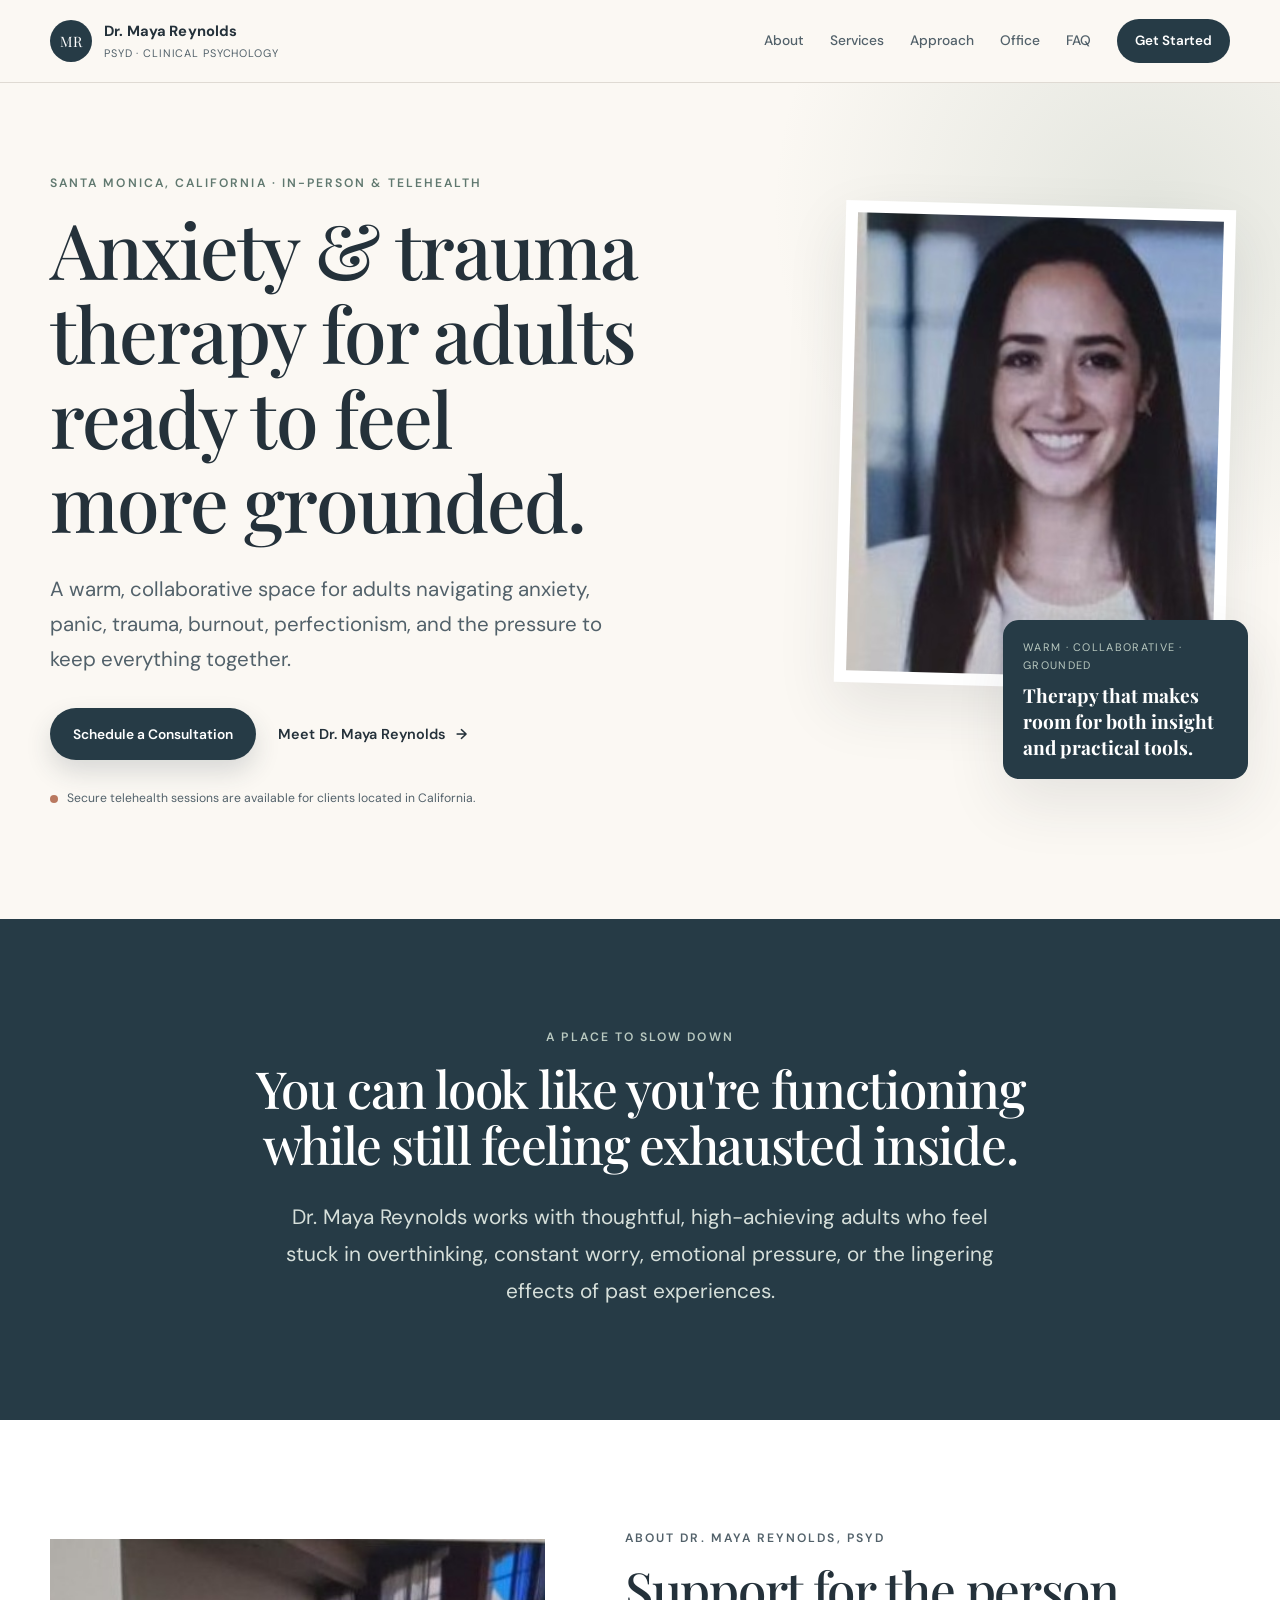
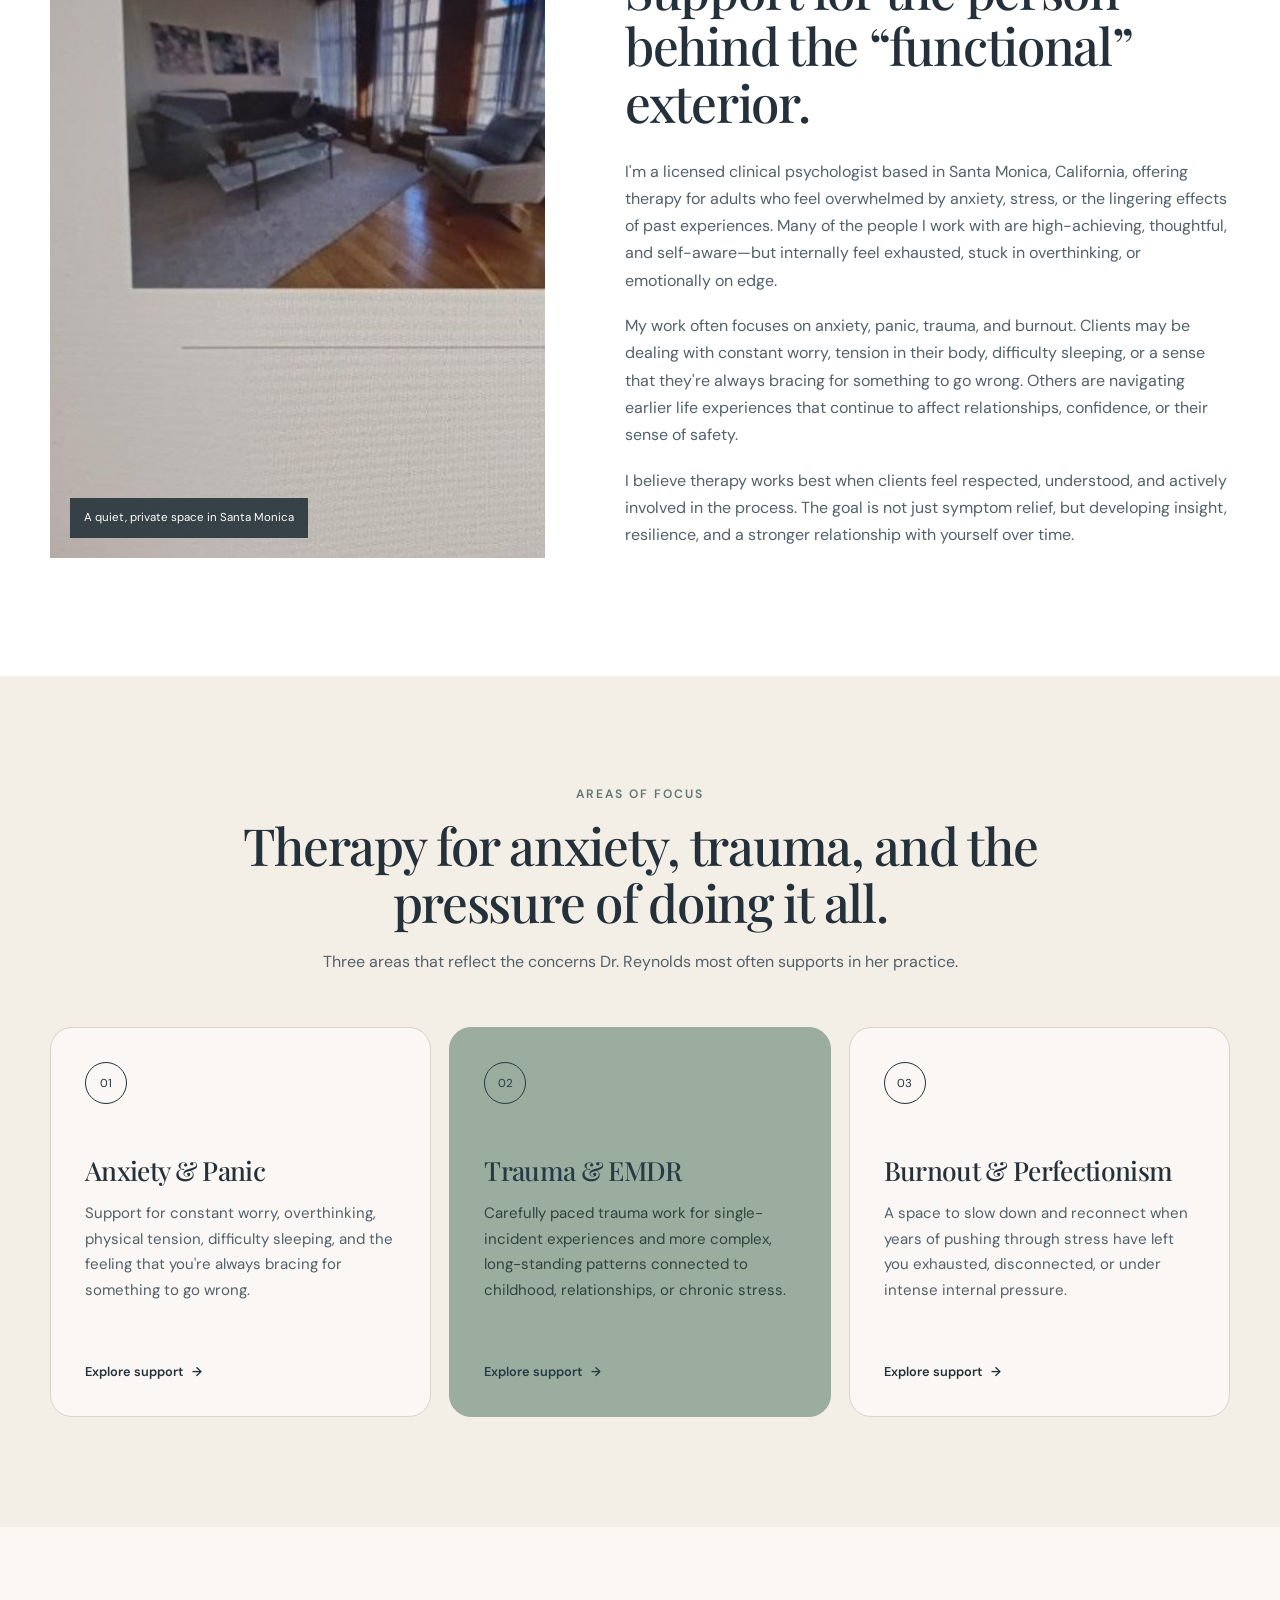
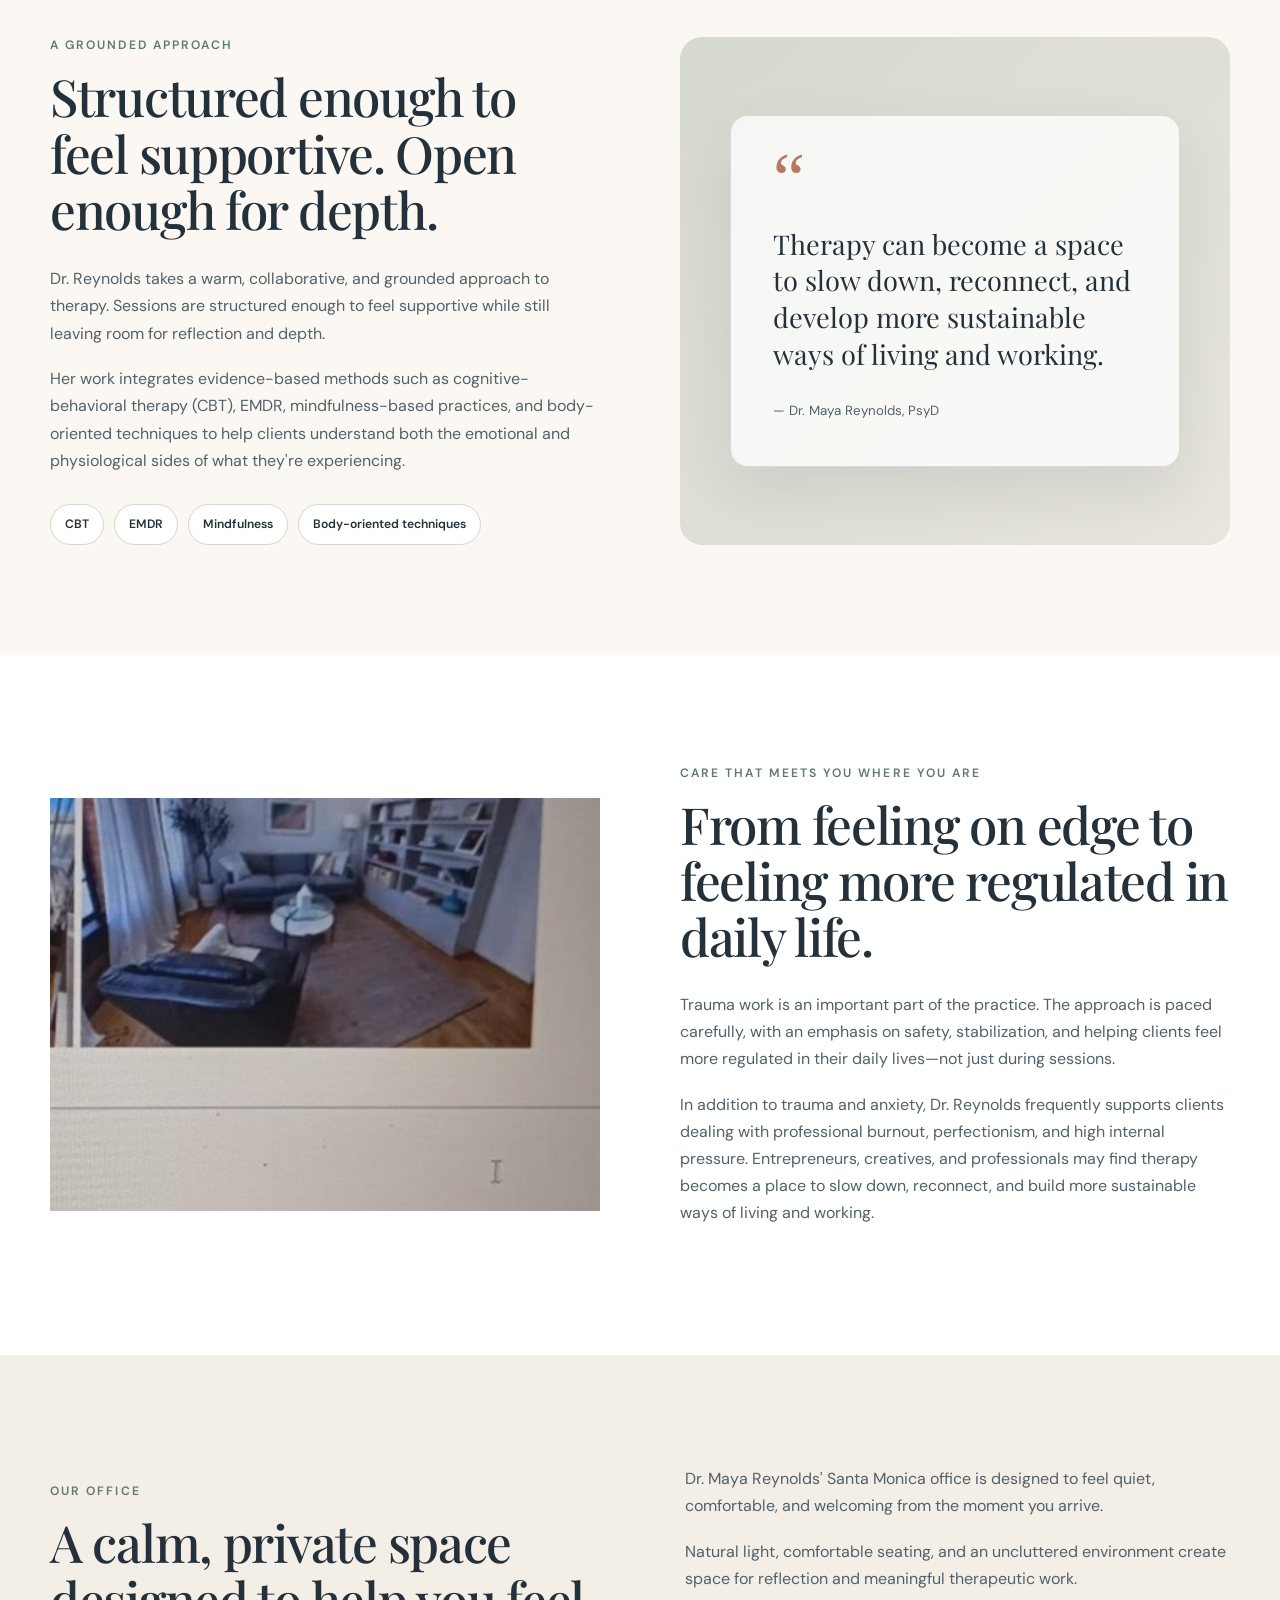
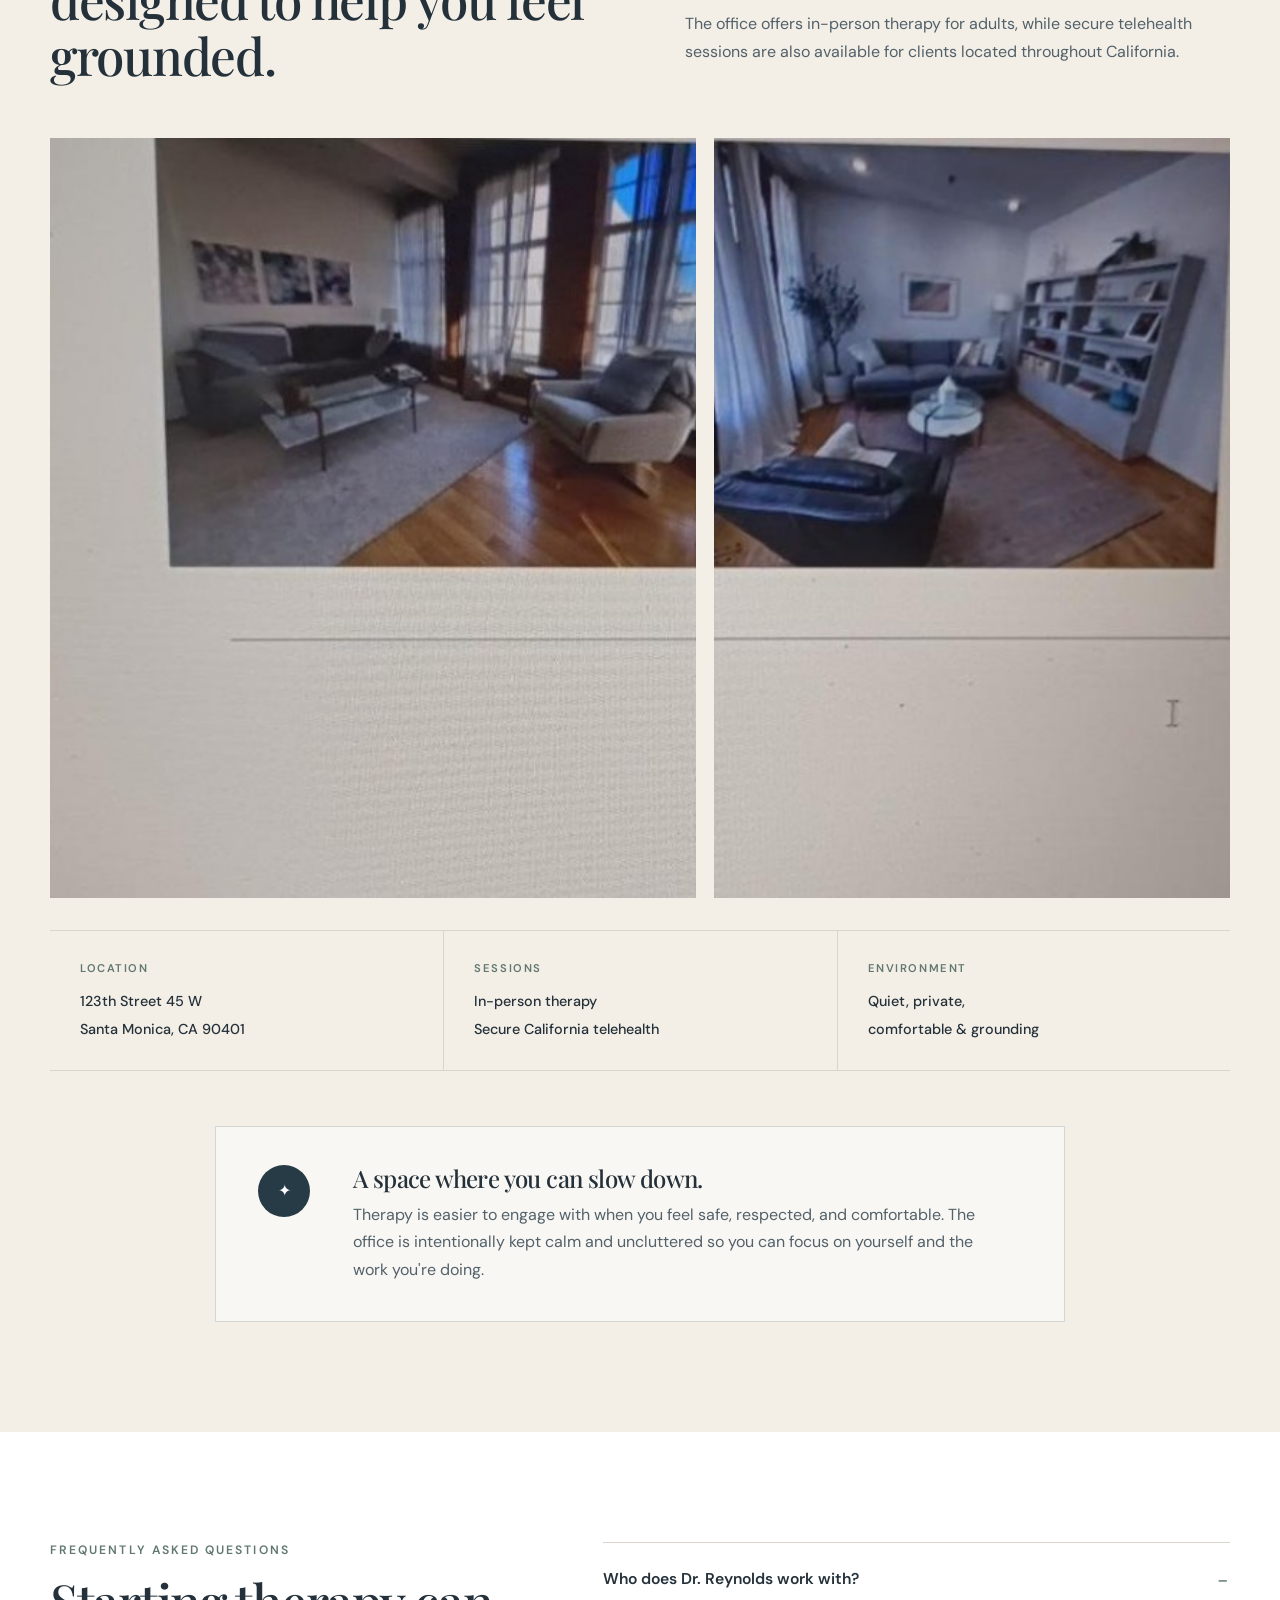
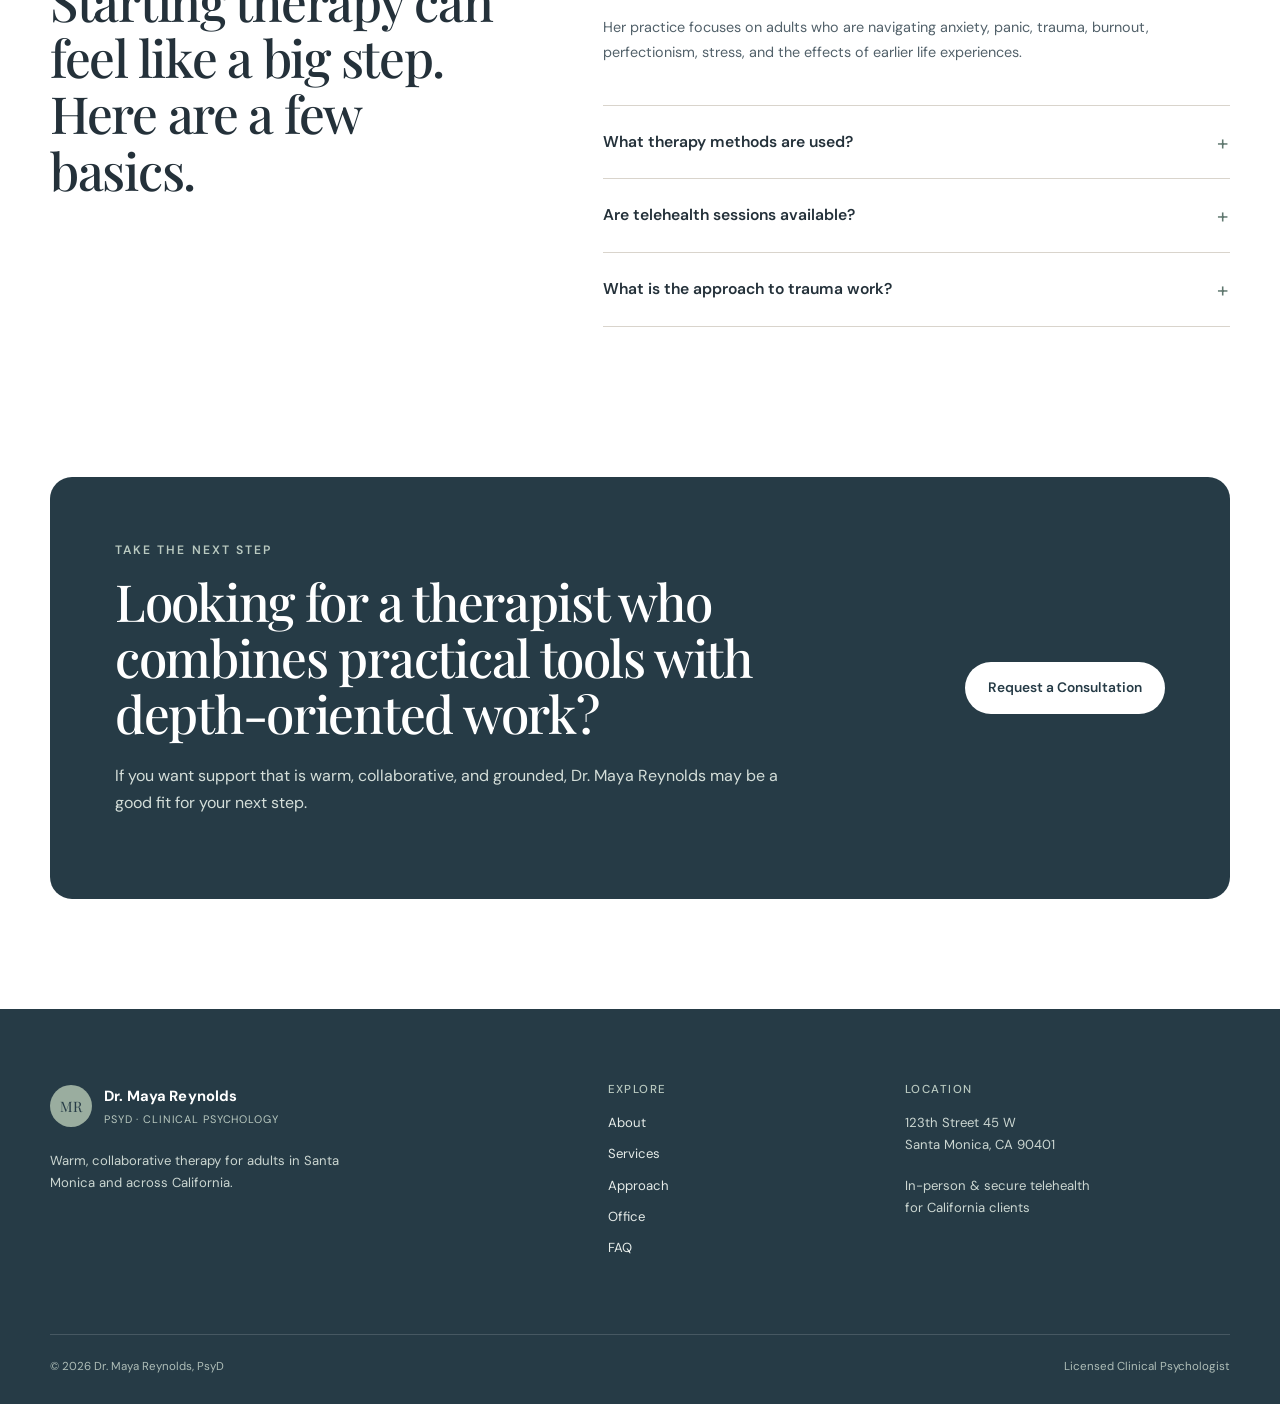
<file: part 2&3/index.html>
<!DOCTYPE html>
<html lang="en">

<head>
  <meta charset="UTF-8">
  <meta name="viewport" content="width=device-width, initial-scale=1.0">
  <meta name="description"
    content="Dr. Maya Reynolds, PsyD offers warm, collaborative therapy for adults in Santa Monica, California, with a focus on anxiety, trauma, EMDR, burnout, and perfectionism. In-person and secure telehealth available across California.">
  <meta name="keywords"
    content="Santa Monica therapist, anxiety therapy Santa Monica, trauma therapy Santa Monica, EMDR therapist, burnout therapy, perfectionism therapy, California telehealth">
  <title>Dr. Maya Reynolds, PsyD | Anxiety & Trauma Therapy in Santa Monica</title>
  <link rel="stylesheet" href="style.css">
</head>

<body>

  <header class="site-header" id="top">
    <div class="container nav-wrap">
      <a class="brand" href="#top" aria-label="Dr. Maya Reynolds home">
        <span class="brand-mark">MR</span>
        <span>
          <strong>Dr. Maya Reynolds</strong>
          <small>PsyD · Clinical Psychology</small>
        </span>
      </a>

      <button class="menu-toggle" type="button" aria-expanded="false" aria-controls="main-nav">
        <span></span><span></span><span></span>
        <span class="sr-only">Open menu</span>
      </button>

      <nav class="main-nav" id="main-nav">
        <a href="#about">About</a>
        <a href="#services">Services</a>
        <a href="#approach">Approach</a>
        <a href="#office">Office</a>
        <a href="#faq">FAQ</a>
        <a class="nav-cta" href="#contact">Get Started</a>
      </nav>
    </div>
  </header>

  <main>
    <!-- HERO -->
    <section class="hero">
      <div class="container hero-grid">
        <div class="hero-copy">
          <p class="eyebrow">Santa Monica, California · In-person & telehealth</p>
          <h1>Anxiety & trauma therapy for adults ready to feel more grounded.</h1>
          <p class="hero-text">
            A warm, collaborative space for adults navigating anxiety, panic, trauma,
            burnout, perfectionism, and the pressure to keep everything together.
          </p>
          <div class="hero-actions">
            <a class="button button-primary" href="#contact">Schedule a Consultation</a>
            <a class="text-link" href="#about">Meet Dr. Maya Reynolds <span>→</span></a>
          </div>
          <div class="hero-note">
            <span class="note-dot"></span>
            Secure telehealth sessions are available for clients located in California.
          </div>
        </div>

        <div class="hero-photo">
          <div class="photo-frame">
            <img src="assets/maya-reynolds.jpg" alt="Dr. Maya Reynolds, PsyD">
          </div>
          <div class="photo-card">
            <span>Warm · Collaborative · Grounded</span>
            <strong>Therapy that makes room for both insight and practical tools.</strong>
          </div>
        </div>
      </div>
    </section>

    <!-- INTRO -->
    <section class="intro section">
      <div class="container narrow center">
        <p class="eyebrow">A place to slow down</p>
        <h2>You can look like you're functioning while still feeling exhausted inside.</h2>
        <p class="lead">
          Dr. Maya Reynolds works with thoughtful, high-achieving adults who feel stuck
          in overthinking, constant worry, emotional pressure, or the lingering effects
          of past experiences.
        </p>
      </div>
    </section>

    <!-- ABOUT -->
    <section class="about section" id="about">
      <div class="container about-grid">
        <div class="about-image">
          <img src="assets/office-1.jpg" alt="Quiet therapy office with natural light and comfortable seating">
          <div class="image-caption">A quiet, private space in Santa Monica</div>
        </div>

        <div class="about-copy">
          <p class="eyebrow">About Dr. Maya Reynolds, PsyD</p>
          <h2>Support for the person behind the “functional” exterior.</h2>

          <p>
            I'm a licensed clinical psychologist based in Santa Monica, California,
            offering therapy for adults who feel overwhelmed by anxiety, stress, or the
            lingering effects of past experiences. Many of the people I work with are
            high-achieving, thoughtful, and self-aware—but internally feel exhausted,
            stuck in overthinking, or emotionally on edge.
          </p>

          <p>
            My work often focuses on anxiety, panic, trauma, and burnout. Clients may
            be dealing with constant worry, tension in their body, difficulty sleeping,
            or a sense that they're always bracing for something to go wrong. Others
            are navigating earlier life experiences that continue to affect relationships,
            confidence, or their sense of safety.
          </p>

          <p>
            I believe therapy works best when clients feel respected, understood, and
            actively involved in the process. The goal is not just symptom relief, but
            developing insight, resilience, and a stronger relationship with yourself over time.
          </p>
        </div>
      </div>
    </section>

    <!-- SERVICES -->
    <section class="services section" id="services">
      <div class="container">
        <div class="section-heading center">
          <p class="eyebrow">Areas of focus</p>
          <h2>Therapy for anxiety, trauma, and the pressure of doing it all.</h2>
          <p>
            Three areas that reflect the concerns Dr. Reynolds most often supports in her practice.
          </p>
        </div>

        <div class="service-grid">
          <article class="service-card">
            <span class="service-number">01</span>
            <h3>Anxiety & Panic</h3>
            <p>
              Support for constant worry, overthinking, physical tension, difficulty sleeping,
              and the feeling that you're always bracing for something to go wrong.
            </p>
            <a href="#contact">Explore support <span>→</span></a>
          </article>

          <article class="service-card featured">
            <span class="service-number">02</span>
            <h3>Trauma & EMDR</h3>
            <p>
              Carefully paced trauma work for single-incident experiences and more complex,
              long-standing patterns connected to childhood, relationships, or chronic stress.
            </p>
            <a href="#contact">Explore support <span>→</span></a>
          </article>

          <article class="service-card">
            <span class="service-number">03</span>
            <h3>Burnout & Perfectionism</h3>
            <p>
              A space to slow down and reconnect when years of pushing through stress have
              left you exhausted, disconnected, or under intense internal pressure.
            </p>
            <a href="#contact">Explore support <span>→</span></a>
          </article>
        </div>
      </div>
    </section>

    <!-- APPROACH -->
    <section class="approach section" id="approach">
      <div class="container approach-grid">
        <div class="approach-copy">
          <p class="eyebrow">A grounded approach</p>
          <h2>Structured enough to feel supportive. Open enough for depth.</h2>
          <p>
            Dr. Reynolds takes a warm, collaborative, and grounded approach to therapy.
            Sessions are structured enough to feel supportive while still leaving room
            for reflection and depth.
          </p>
          <p>
            Her work integrates evidence-based methods such as cognitive-behavioral therapy
            (CBT), EMDR, mindfulness-based practices, and body-oriented techniques to help
            clients understand both the emotional and physiological sides of what they're experiencing.
          </p>

          <div class="method-list">
            <span>CBT</span>
            <span>EMDR</span>
            <span>Mindfulness</span>
            <span>Body-oriented techniques</span>
          </div>
        </div>

        <div class="approach-visual">
          <div class="quote-card">
            <span class="quote-mark">“</span>
            <p>
              Therapy can become a space to slow down, reconnect, and develop more
              sustainable ways of living and working.
            </p>
            <small>— Dr. Maya Reynolds, PsyD</small>
          </div>
        </div>
      </div>
    </section>

    <!-- TRAUMA / BURNOUT -->
    <section class="feature section">
      <div class="container feature-grid">
        <div class="feature-image">
          <img src="assets/office-2.jpg" alt="Comfortable therapy office with bookshelves and natural light">
        </div>
        <div class="feature-copy">
          <p class="eyebrow">Care that meets you where you are</p>
          <h2>From feeling on edge to feeling more regulated in daily life.</h2>
          <p>
            Trauma work is an important part of the practice. The approach is paced carefully,
            with an emphasis on safety, stabilization, and helping clients feel more regulated
            in their daily lives—not just during sessions.
          </p>
          <p>
            In addition to trauma and anxiety, Dr. Reynolds frequently supports clients dealing
            with professional burnout, perfectionism, and high internal pressure. Entrepreneurs,
            creatives, and professionals may find therapy becomes a place to slow down, reconnect,
            and build more sustainable ways of living and working.
          </p>
        </div>
      </div>
    </section>

    <!-- OFFICE -->
    <!-- PART 3: OUR OFFICE -->
    <section class="our-office section" id="office">

      <div class="container">

        <div class="office-intro">

          <div class="office-heading">
            <p class="eyebrow">Our Office</p>

            <h2>
              A calm, private space designed to help you feel grounded.
            </h2>
          </div>

          <div class="office-description">
            <p>
              Dr. Maya Reynolds' Santa Monica office is designed to feel quiet,
              comfortable, and welcoming from the moment you arrive.
            </p>

            <p>
              Natural light, comfortable seating, and an uncluttered environment
              create space for reflection and meaningful therapeutic work.
            </p>

            <p>
              The office offers in-person therapy for adults, while secure
              telehealth sessions are also available for clients located throughout
              California.
            </p>
          </div>

        </div>


        <!-- OFFICE IMAGES -->
        <div class="office-gallery">

          <div class="office-image office-image-large">
            <img src="assets/office-1.jpg"
              alt="Dr. Maya Reynolds therapy office in Santa Monica with comfortable seating and natural light">
          </div>

          <div class="office-image">
            <img src="assets/office-2.jpg" alt="Private counseling space in Dr. Maya Reynolds' Santa Monica office">
          </div>

        </div>


        <!-- OFFICE DETAILS -->
        <div class="office-details">

          <div class="office-detail">
            <span class="detail-label">Location</span>

            <strong>
              123th Street 45 W<br>
              Santa Monica, CA 90401
            </strong>
          </div>


          <div class="office-detail">
            <span class="detail-label">Sessions</span>

            <strong>
              In-person therapy<br>
              Secure California telehealth
            </strong>
          </div>


          <div class="office-detail">
            <span class="detail-label">Environment</span>

            <strong>
              Quiet, private,<br>
              comfortable & grounding
            </strong>
          </div>

        </div>


        <!-- TRUST MESSAGE -->
        <div class="office-trust">

          <div class="trust-icon">✦</div>

          <div>
            <h3>
              A space where you can slow down.
            </h3>

            <p>
              Therapy is easier to engage with when you feel safe, respected,
              and comfortable. The office is intentionally kept calm and
              uncluttered so you can focus on yourself and the work you're doing.
            </p>
          </div>

        </div>

      </div>

    </section>

    <!-- FAQ -->
    <section class="faq section" id="faq">
      <div class="container faq-grid">
        <div>
          <p class="eyebrow">Frequently asked questions</p>
          <h2>Starting therapy can feel like a big step. Here are a few basics.</h2>
        </div>

        <div class="faq-list">
          <details open>
            <summary>Who does Dr. Reynolds work with?</summary>
            <p>
              Her practice focuses on adults who are navigating anxiety, panic, trauma,
              burnout, perfectionism, stress, and the effects of earlier life experiences.
            </p>
          </details>

          <details>
            <summary>What therapy methods are used?</summary>
            <p>
              Dr. Reynolds integrates cognitive-behavioral therapy (CBT), EMDR,
              mindfulness-based practices, and body-oriented techniques.
            </p>
          </details>

          <details>
            <summary>Are telehealth sessions available?</summary>
            <p>
              Yes. Secure telehealth sessions are available for clients located in California.
              In-person therapy is offered from the Santa Monica office.
            </p>
          </details>

          <details>
            <summary>What is the approach to trauma work?</summary>
            <p>
              Trauma work is paced carefully, with an emphasis on safety, stabilization,
              and helping clients feel more regulated in everyday life.
            </p>
          </details>
        </div>
      </div>
    </section>

    <!-- CTA -->
    <section class="contact section" id="contact">
      <div class="container contact-card">
        <div>
          <p class="eyebrow">Take the next step</p>
          <h2>Looking for a therapist who combines practical tools with depth-oriented work?</h2>
          <p>
            If you want support that is warm, collaborative, and grounded, Dr. Maya Reynolds
            may be a good fit for your next step.
          </p>
        </div>
        <a class="button button-light" href="mailto:maya@example.com">Request a Consultation</a>
      </div>
    </section>
  </main>

  <footer class="site-footer">
    <div class="container footer-grid">
      <div>
        <a class="brand footer-brand" href="#top">
          <span class="brand-mark">MR</span>
          <span>
            <strong>Dr. Maya Reynolds</strong>
            <small>PsyD · Clinical Psychology</small>
          </span>
        </a>
        <p class="footer-note">
          Warm, collaborative therapy for adults in Santa Monica and across California.
        </p>
      </div>

      <div>
        <h3>Explore</h3>
        <a href="#about">About</a>
        <a href="#services">Services</a>
        <a href="#approach">Approach</a>
        <a href="#office">Office</a>
        <a href="#faq">FAQ</a>
      </div>

      <div>
        <h3>Location</h3>
        <p>123th Street 45 W<br>Santa Monica, CA 90401</p>
        <p>In-person & secure telehealth<br>for California clients</p>
      </div>
    </div>

    <div class="container footer-bottom">
      <span>© 2026 Dr. Maya Reynolds, PsyD</span>
      <span>Licensed Clinical Psychologist</span>
    </div>
  </footer>

  <script src="script.js"></script>
</body>

</html>
</file>
<file: part 2&3/style.css>
@import url('https://fonts.googleapis.com/css2?family=DM+Sans:wght@400;500;600&family=Playfair+Display:wght@500;600&display=swap');

:root {
  --ink: #24313a;
  --ink-soft: #52616a;
  --navy: #263b46;
  --sage: #9aad9f;
  --sage-dark: #60786f;
  --sand: #f3eee6;
  --cream: #fbf8f3;
  --white: #ffffff;
  --terracotta: #b9785f;
  --line: #d9d4cc;
  --shadow: 0 24px 60px rgba(36, 49, 58, 0.10);
  --radius: 22px;
  --max: 1180px;
}

* {
  box-sizing: border-box;
}

html {
  scroll-behavior: smooth;
  scroll-padding-top: 90px;
}

body {
  margin: 0;
  color: var(--ink);
  background: var(--cream);
  font-family: "DM Sans", Arial, sans-serif;
  line-height: 1.7;
}

img {
  display: block;
  width: 100%;
}

a {
  color: inherit;
  text-decoration: none;
}

button {
  font: inherit;
}

.container {
  width: min(calc(100% - 48px), var(--max));
  margin-inline: auto;
}

.narrow {
  max-width: 820px;
}

.center {
  text-align: center;
}

.sr-only {
  position: absolute;
  width: 1px;
  height: 1px;
  padding: 0;
  margin: -1px;
  overflow: hidden;
  clip: rect(0, 0, 0, 0);
  white-space: nowrap;
  border: 0;
}

h1,
h2,
h3 {
  margin: 0;
  font-family: "Playfair Display", Georgia, serif;
  font-weight: 500;
  line-height: 1.1;
  letter-spacing: -0.025em;
}

h1 {
  font-size: clamp(3.2rem, 6vw, 5.9rem);
  max-width: 760px;
}

h2 {
  font-size: clamp(2.2rem, 4vw, 4rem);
}

h3 {
  font-size: 1.65rem;
}

p {
  margin: 0 0 1.15rem;
}

.eyebrow {
  margin-bottom: 14px;
  color: var(--sage-dark);
  font-size: 0.76rem;
  font-weight: 600;
  letter-spacing: 0.17em;
  line-height: 1.4;
  text-transform: uppercase;
}

.lead {
  color: var(--ink-soft);
  font-size: clamp(1.05rem, 1.7vw, 1.3rem);
  line-height: 1.8;
}

/* Header */
.site-header {
  position: sticky;
  top: 0;
  z-index: 50;
  background: rgba(251, 248, 243, 0.94);
  border-bottom: 1px solid rgba(217, 212, 204, 0.8);
  backdrop-filter: blur(16px);
}

.nav-wrap {
  min-height: 82px;
  display: flex;
  align-items: center;
  justify-content: space-between;
  gap: 28px;
}

.brand {
  display: inline-flex;
  align-items: center;
  gap: 12px;
}

.brand-mark {
  width: 42px;
  height: 42px;
  display: grid;
  place-items: center;
  border-radius: 50%;
  background: var(--navy);
  color: var(--white);
  font-family: "Playfair Display", Georgia, serif;
  font-size: 0.9rem;
}

.brand strong,
.brand small {
  display: block;
}

.brand strong {
  font-size: 0.92rem;
  letter-spacing: 0.01em;
}

.brand small {
  color: var(--ink-soft);
  font-size: 0.68rem;
  letter-spacing: 0.08em;
  text-transform: uppercase;
}

.main-nav {
  display: flex;
  align-items: center;
  gap: 26px;
}

.main-nav>a:not(.nav-cta) {
  color: var(--ink-soft);
  font-size: 0.86rem;
  font-weight: 500;
}

.main-nav>a:not(.nav-cta):hover {
  color: var(--navy);
}

.nav-cta {
  padding: 11px 18px;
  border-radius: 999px;
  background: var(--navy);
  color: var(--white);
  font-size: 0.84rem;
  font-weight: 600;
}

.menu-toggle {
  display: none;
  width: 46px;
  height: 46px;
  border: 1px solid var(--line);
  border-radius: 50%;
  background: var(--white);
  cursor: pointer;
}

.menu-toggle span:not(.sr-only) {
  display: block;
  width: 18px;
  height: 2px;
  margin: 4px auto;
  background: var(--navy);
}

/* Hero */
.hero {
  position: relative;
  overflow: hidden;
  padding: 92px 0 110px;
  background:
    radial-gradient(circle at 90% 15%, rgba(154, 173, 159, 0.24), transparent 28%),
    var(--cream);
}

.hero-grid {
  display: grid;
  grid-template-columns: minmax(0, 1.08fr) minmax(360px, 0.92fr);
  align-items: center;
  gap: 76px;
}

.hero-text {
  max-width: 660px;
  margin-top: 28px;
  color: var(--ink-soft);
  font-size: clamp(1.08rem, 1.6vw, 1.3rem);
}

.hero-actions {
  display: flex;
  align-items: center;
  flex-wrap: wrap;
  gap: 22px;
  margin-top: 32px;
}

.button {
  display: inline-flex;
  align-items: center;
  justify-content: center;
  min-height: 52px;
  padding: 0 23px;
  border-radius: 999px;
  font-size: 0.86rem;
  font-weight: 600;
  transition: transform .2s ease, box-shadow .2s ease;
}

.button:hover {
  transform: translateY(-2px);
}

.button-primary {
  background: var(--navy);
  color: var(--white);
  box-shadow: 0 12px 26px rgba(38, 59, 70, .16);
}

.button-light {
  background: var(--white);
  color: var(--navy);
}

.text-link {
  font-size: 0.9rem;
  font-weight: 600;
}

.text-link span,
.service-card a span {
  margin-left: 6px;
}

.hero-note {
  display: flex;
  align-items: center;
  gap: 9px;
  margin-top: 28px;
  color: var(--ink-soft);
  font-size: 0.76rem;
}

.note-dot {
  width: 8px;
  height: 8px;
  border-radius: 50%;
  background: var(--terracotta);
}

.hero-photo {
  position: relative;
  width: min(100%, 390px);
  max-width: 390px;
  justify-self: end;
  padding-bottom: 92px;
}

.photo-frame {
  width: 100%;
  padding: 12px;
  background: var(--white);
  box-shadow: var(--shadow);
  transform: rotate(1.5deg);
}

.photo-frame img {
  aspect-ratio: 4 / 5;
  object-fit: cover;
  object-position: center;
}

.photo-card {
  position: absolute;
  right: -18px;
  bottom: 0;
  width: 245px;
  padding: 18px 20px;
  border-radius: 16px;
  background: var(--navy);
  color: var(--white);
  box-shadow: var(--shadow);
}

.photo-card span {
  display: block;
  margin-bottom: 8px;
  color: #b9c9c0;
  font-size: 0.68rem;
  letter-spacing: .12em;
  text-transform: uppercase;
}

.photo-card strong {
  display: block;
  font-family: "Playfair Display", Georgia, serif;
  font-size: 1.2rem;
  line-height: 1.35;
}

/* General sections */
.section {
  padding: 110px 0;
}

.intro {
  background: var(--navy);
  color: var(--white);
}

.intro .eyebrow {
  color: #b9c9c0;
}

.intro h2 {
  max-width: 800px;
  margin-inline: auto;
}

.intro .lead {
  max-width: 740px;
  margin: 25px auto 0;
  color: #d6dfda;
}

/* About */
.about {
  background: var(--white);
}

.about-grid {
  display: grid;
  grid-template-columns: .9fr 1.1fr;
  align-items: center;
  gap: 80px;
}

.about-image {
  position: relative;
}

.about-image img {
  aspect-ratio: 4 / 5;
  object-fit: cover;
}

.image-caption {
  position: absolute;
  left: 20px;
  bottom: 20px;
  padding: 10px 14px;
  background: rgba(36, 49, 58, .88);
  color: var(--white);
  font-size: .72rem;
}

.about-copy h2 {
  max-width: 670px;
  margin-bottom: 28px;
}

.about-copy p {
  max-width: 680px;
  color: var(--ink-soft);
}

/* Services */
.services {
  background: var(--sand);
}

.section-heading {
  max-width: 820px;
  margin: 0 auto 52px;
}

.section-heading h2 {
  margin-bottom: 18px;
}

.section-heading>p:last-child {
  max-width: 700px;
  margin-inline: auto;
  color: var(--ink-soft);
}

.service-grid {
  display: grid;
  grid-template-columns: repeat(3, 1fr);
  gap: 18px;
}

.service-card {
  min-height: 390px;
  padding: 34px;
  display: flex;
  flex-direction: column;
  border: 1px solid var(--line);
  border-radius: var(--radius);
  background: rgba(255, 255, 255, .58);
}

.service-card.featured {
  background: var(--sage);
  border-color: var(--sage);
  color: var(--navy);
}

.service-number {
  display: inline-flex;
  width: 42px;
  height: 42px;
  align-items: center;
  justify-content: center;
  margin-bottom: 52px;
  border: 1px solid currentColor;
  border-radius: 50%;
  font-size: .72rem;
}

.service-card h3 {
  margin-bottom: 16px;
}

.service-card p {
  color: var(--ink-soft);
  font-size: .94rem;
}

.service-card.featured p {
  color: #31443f;
}

.service-card a {
  margin-top: auto;
  font-size: .8rem;
  font-weight: 600;
}

/* Approach */
.approach {
  background: var(--cream);
}

.approach-grid {
  display: grid;
  grid-template-columns: 1fr 1fr;
  gap: 80px;
  align-items: stretch;
}

.approach-copy h2 {
  margin-bottom: 28px;
}

.approach-copy>p:not(.eyebrow) {
  max-width: 650px;
  color: var(--ink-soft);
}

.method-list {
  display: flex;
  flex-wrap: wrap;
  gap: 10px;
  margin-top: 30px;
}

.method-list span {
  padding: 9px 14px;
  border: 1px solid var(--line);
  border-radius: 999px;
  background: var(--white);
  font-size: .76rem;
  font-weight: 600;
}

.approach-visual {
  min-height: 480px;
  display: grid;
  place-items: center;
  padding: 50px;
  border-radius: var(--radius);
  background:
    linear-gradient(135deg, rgba(154, 173, 159, .32), rgba(96, 120, 111, .08)),
    var(--sand);
}

.quote-card {
  max-width: 450px;
  padding: 42px;
  border: 1px solid rgba(96, 120, 111, .22);
  border-radius: 18px;
  background: rgba(255, 255, 255, .76);
  box-shadow: var(--shadow);
}

.quote-mark {
  display: block;
  color: var(--terracotta);
  font-family: Georgia, serif;
  font-size: 4.5rem;
  line-height: .6;
}

.quote-card p {
  margin: 24px 0;
  font-family: "Playfair Display", Georgia, serif;
  font-size: 1.7rem;
  line-height: 1.35;
}

.quote-card small {
  color: var(--ink-soft);
}

/* Feature */
.feature {
  background: var(--white);
}

.feature-grid {
  display: grid;
  grid-template-columns: 1fr 1fr;
  align-items: center;
  gap: 80px;
}

.feature-image img {
  aspect-ratio: 4 / 3;
  object-fit: cover;
}

.feature-copy h2 {
  margin-bottom: 26px;
}

.feature-copy p:not(.eyebrow) {
  color: var(--ink-soft);
}

/* Office */
/* =========================================
   PART 3 — OUR OFFICE
========================================= */

.our-office {
  background: var(--sand);
  position: relative;
  overflow: hidden;
}


/* INTRO */

.office-intro {
  display: grid;
  grid-template-columns: 1fr 1fr;
  gap: 90px;
  align-items: end;
  margin-bottom: 55px;
}

.office-heading h2 {
  max-width: 650px;
}

.office-description {
  max-width: 560px;
}

.office-description p {
  color: var(--ink-soft);
  font-size: 1rem;
}


/* IMAGE GALLERY */

.office-gallery {
  display: grid;
  grid-template-columns: 1.25fr 1fr;
  gap: 18px;
  margin-bottom: 32px;
}

.office-image {
  overflow: hidden;
  background: var(--white);
}

.office-image img {
  width: 100%;
  height: 100%;
  min-height: 390px;
  object-fit: cover;
  transition: transform .45s ease;
}

.office-image:hover img {
  transform: scale(1.03);
}

.office-image-large img {
  min-height: 500px;
}


/* OFFICE INFORMATION */

.office-details {
  display: grid;
  grid-template-columns: repeat(3, 1fr);
  border-top: 1px solid var(--line);
  border-bottom: 1px solid var(--line);
  margin-bottom: 55px;
}

.office-detail {
  padding: 28px 30px;
}

.office-detail+.office-detail {
  border-left: 1px solid var(--line);
}

.detail-label {
  display: block;
  margin-bottom: 9px;
  color: var(--sage-dark);
  font-size: .7rem;
  font-weight: 600;
  letter-spacing: .14em;
  text-transform: uppercase;
}

.office-detail strong {
  color: var(--ink);
  font-size: .9rem;
  font-weight: 500;
  line-height: 1.7;
}


/* TRUST MESSAGE */

.office-trust {
  display: grid;
  grid-template-columns: 70px 1fr;
  gap: 25px;
  align-items: start;
  max-width: 850px;
  margin: 0 auto;
  padding: 38px 42px;
  border: 1px solid rgba(96, 120, 111, .25);
  background: rgba(255, 255, 255, .55);
}

.trust-icon {
  width: 52px;
  height: 52px;
  display: grid;
  place-items: center;
  border-radius: 50%;
  background: var(--navy);
  color: var(--white);
  font-size: 1rem;
}

.office-trust h3 {
  margin-bottom: 10px;
  font-size: 1.5rem;
}

.office-trust p {
  max-width: 650px;
  margin: 0;
  color: var(--ink-soft);
}

/* FAQ */
.faq {
  background: var(--white);
}

.faq-grid {
  display: grid;
  grid-template-columns: .85fr 1.15fr;
  gap: 90px;
}

.faq-grid h2 {
  max-width: 500px;
}

.faq-list {
  border-top: 1px solid var(--line);
}

details {
  border-bottom: 1px solid var(--line);
}

summary {
  position: relative;
  padding: 23px 38px 23px 0;
  list-style: none;
  cursor: pointer;
  font-size: .98rem;
  font-weight: 600;
}

summary::-webkit-details-marker {
  display: none;
}

summary::after {
  content: "+";
  position: absolute;
  right: 2px;
  top: 19px;
  color: var(--sage-dark);
  font-size: 1.3rem;
  font-weight: 400;
}

details[open] summary::after {
  content: "−";
}

details p {
  max-width: 680px;
  padding: 0 40px 22px 0;
  color: var(--ink-soft);
  font-size: .9rem;
}

/* Contact */
.contact {
  padding-top: 40px;
  background: var(--white);
}

.contact-card {
  display: flex;
  align-items: center;
  justify-content: space-between;
  gap: 50px;
  padding: 65px;
  border-radius: var(--radius);
  background: var(--navy);
  color: var(--white);
}

.contact-card .eyebrow {
  color: #b9c9c0;
}

.contact-card h2 {
  max-width: 760px;
  margin-bottom: 20px;
}

.contact-card p:not(.eyebrow) {
  max-width: 690px;
  color: #d4ded9;
}

/* Footer */
.site-footer {
  padding: 75px 0 28px;
  background: var(--navy);
  color: var(--white);
}

.footer-grid {
  display: grid;
  grid-template-columns: 1.5fr .7fr 1fr;
  gap: 70px;
  padding-bottom: 65px;
}

.footer-brand .brand-mark {
  background: var(--sage);
  color: var(--navy);
}

.footer-brand small {
  color: #b9c9c0;
}

.footer-note {
  max-width: 330px;
  margin-top: 22px;
  color: #cbd6d1;
  font-size: .85rem;
}

.site-footer h3 {
  margin-bottom: 15px;
  font-family: "DM Sans", Arial, sans-serif;
  font-size: .72rem;
  letter-spacing: .13em;
  text-transform: uppercase;
  color: #b9c9c0;
}

.site-footer a:not(.brand) {
  display: block;
  margin-bottom: 9px;
  color: #e6ece9;
  font-size: .82rem;
}

.site-footer p {
  color: #cbd6d1;
  font-size: .82rem;
}

.footer-bottom {
  display: flex;
  justify-content: space-between;
  gap: 20px;
  padding-top: 22px;
  border-top: 1px solid rgba(255, 255, 255, .15);
  color: #aebdb7;
  font-size: .72rem;
}

/* Responsive */
@media (max-width: 1050px) {
  h1 {
    font-size: clamp(3rem, 7vw, 4.7rem);
  }

  .hero-grid,
  .about-grid,
  .approach-grid,
  .feature-grid {
    gap: 48px;
  }

  .hero-grid {
    grid-template-columns: 1fr .72fr;
    gap: 48px;
  }

  .hero-photo {
    width: min(100%, 330px);
    padding-bottom: 82px;
  }

  .photo-card {
    right: -10px;
    width: 220px;
  }

  .service-grid {
    grid-template-columns: 1fr;
  }

  .service-card {
    min-height: auto;
  }

  .service-number {
    margin-bottom: 30px;
  }

  .contact-card {
    align-items: flex-start;
    flex-direction: column;
  }
}

@media (max-width: 800px) {
  .container {
    width: min(calc(100% - 32px), var(--max));
  }

  .nav-wrap {
    min-height: 72px;
  }

  .menu-toggle {
    display: block;
  }

  .main-nav {
    position: absolute;
    top: 72px;
    left: 16px;
    right: 16px;
    display: none;
    flex-direction: column;
    align-items: stretch;
    gap: 0;
    padding: 12px;
    border: 1px solid var(--line);
    border-radius: 18px;
    background: rgba(251, 248, 243, .98);
    box-shadow: var(--shadow);
  }

  .main-nav.open {
    display: flex;
  }

  .main-nav>a {
    padding: 13px 14px;
  }

  .main-nav .nav-cta {
    text-align: center;
    margin-top: 6px;
  }

  .hero {
    padding: 65px 0 80px;
  }

  .hero-grid,
  .about-grid,
  .approach-grid,
  .feature-grid,
  .faq-grid {
    grid-template-columns: 1fr;
  }

  .hero-photo {
    justify-self: center;
    width: min(100%, 470px);
  }

  .section {
    padding: 78px 0;
  }

  .approach-visual {
    min-height: 360px;
  }

  .office-details {
    grid-template-columns: 1fr;
  }

  .office-details>div+div {
    border-left: 0;
    border-top: 1px solid var(--line);
  }

  .faq-grid {
    gap: 42px;
  }

  .footer-grid {
    grid-template-columns: 1fr 1fr;
    gap: 40px;
  }

  .footer-grid>div:first-child {
    grid-column: 1 / -1;
  }

  .office-intro {
    grid-template-columns: 1fr;
    gap: 30px;
  }

  .office-gallery {
    grid-template-columns: 1fr;
  }

  .office-image img,
  .office-image-large img {
    min-height: 330px;
  }

  .office-details {
    grid-template-columns: 1fr;
  }

  .office-detail+.office-detail {
    border-left: 0;
    border-top: 1px solid var(--line);
  }

  .office-trust {
    grid-template-columns: 1fr;
    padding: 30px;
  }
}

@media (max-width: 560px) {
  h1 {
    font-size: clamp(2.65rem, 13vw, 4rem);
  }

  h2 {
    font-size: 2.35rem;
  }

  .brand small {
    display: none;
  }

  .hero-actions {
    align-items: stretch;
    flex-direction: column;
  }

  .button {
    width: 100%;
  }

  .hero-photo {
    width: min(100%, 340px);
    padding-bottom: 78px;
  }

  .photo-card {
    right: 0;
    bottom: 0;
    width: 220px;
  }

  .section-heading {
    margin-bottom: 36px;
  }

  .office-gallery {
    grid-template-columns: 1fr;
  }

  .office-gallery img {
    aspect-ratio: 4 / 3;
  }

  .contact-card {
    padding: 38px 26px;
  }

  .footer-grid {
    grid-template-columns: 1fr;
  }

  .footer-grid>div:first-child {
    grid-column: auto;
  }

  .footer-bottom {
    flex-direction: column;
  }

  .office-intro {
    gap: 22px;
  }

  .office-gallery {
    gap: 12px;
  }

  .office-image img,
  .office-image-large img {
    min-height: 250px;
  }

  .office-detail {
    padding: 22px;
  }

  .office-trust {
    padding: 26px 22px;
  }
}
</file>
